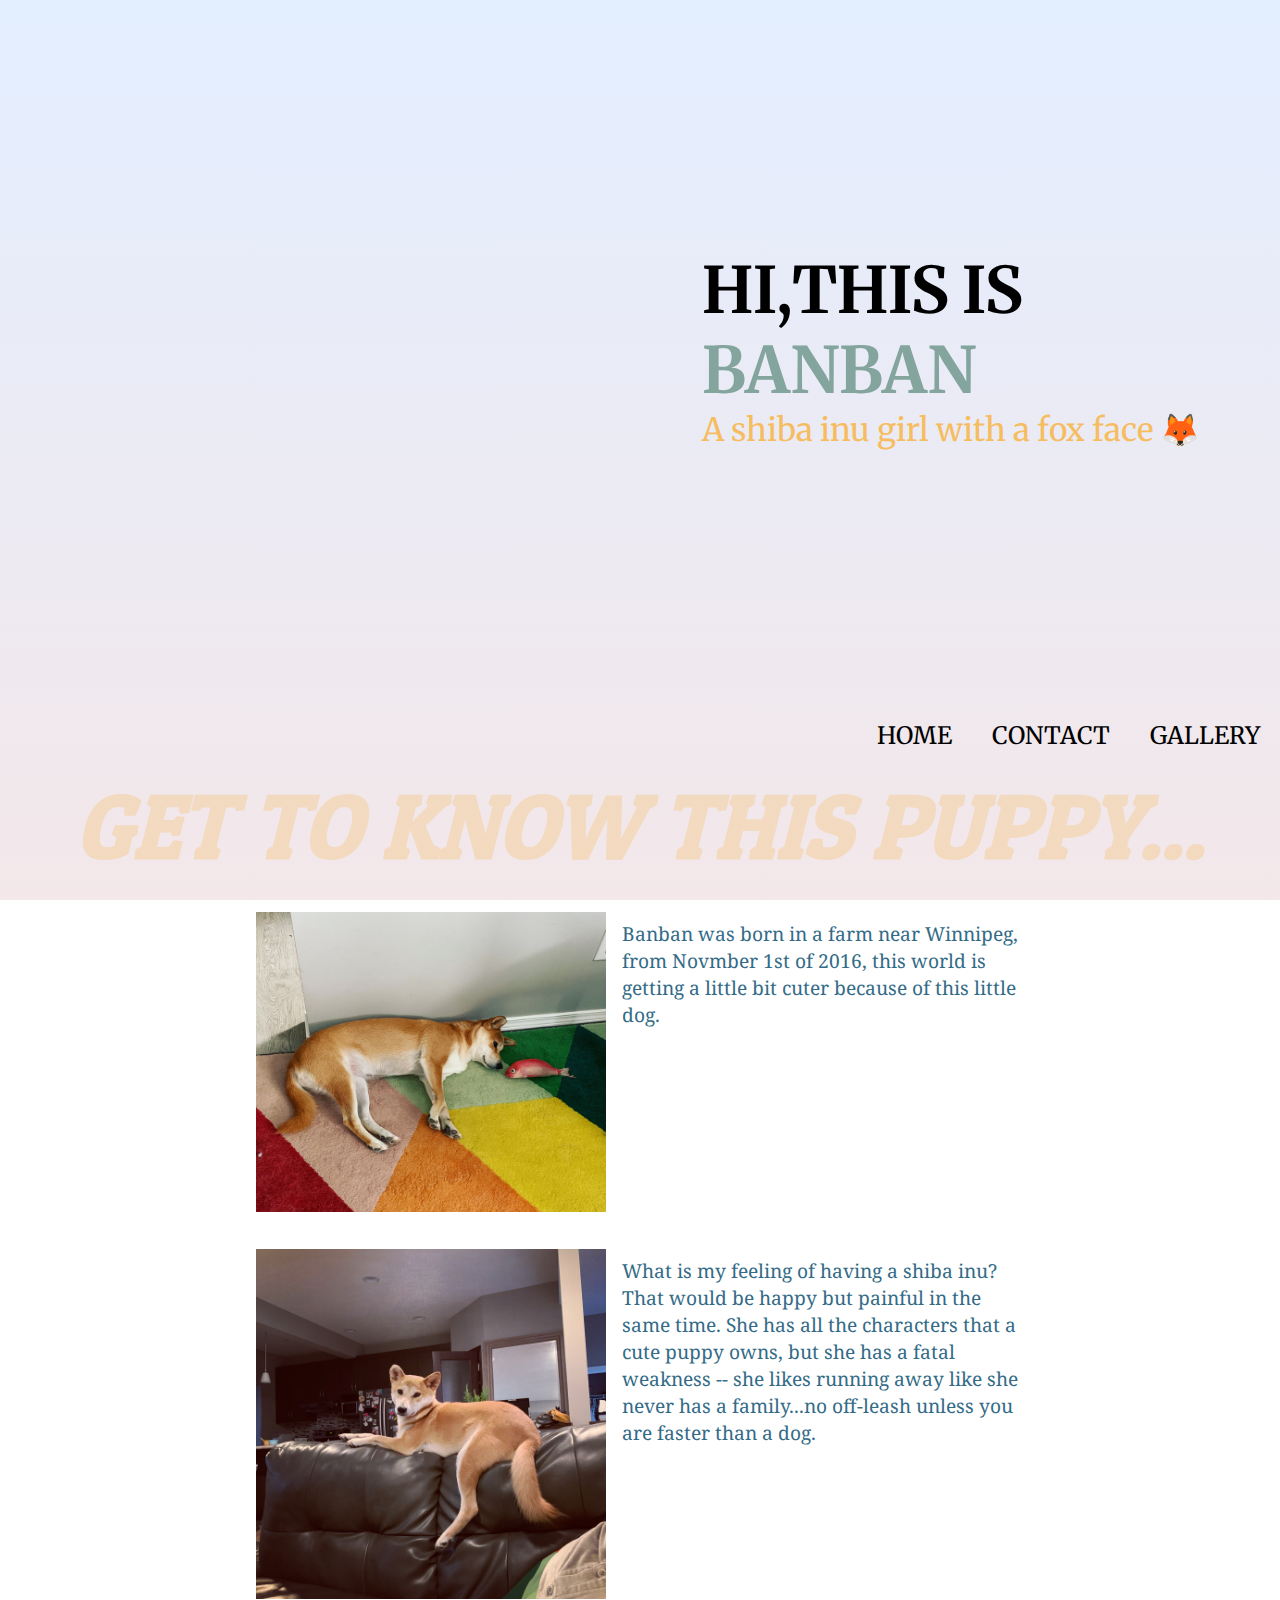
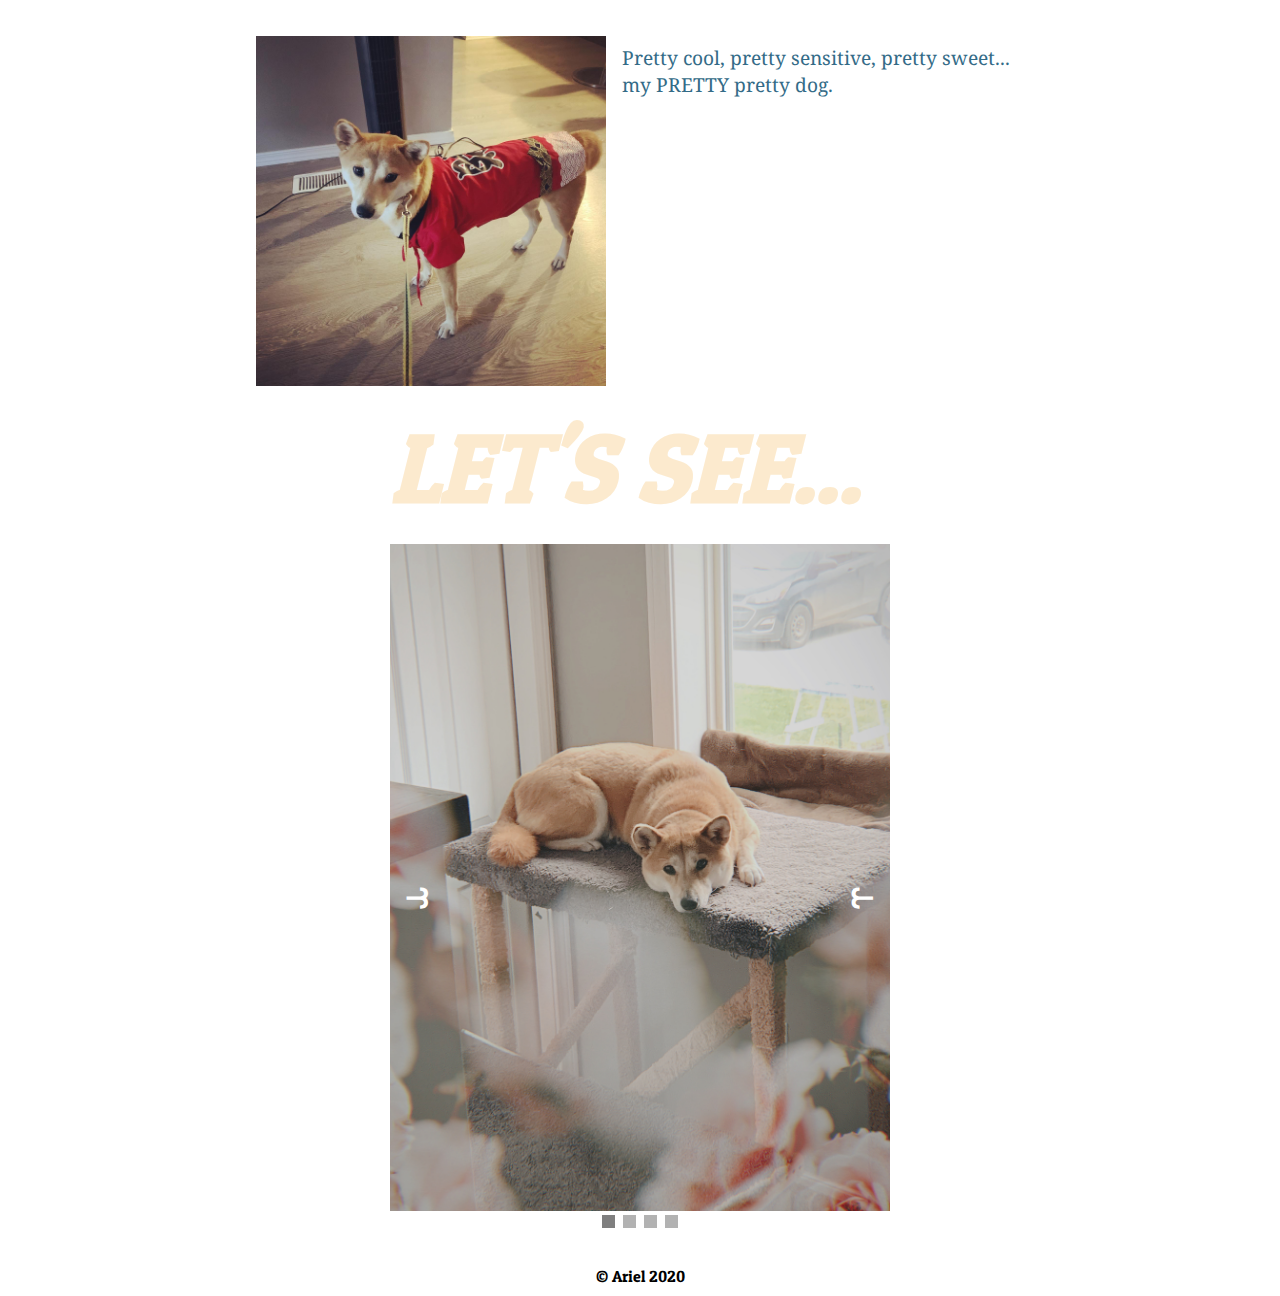
<file: index.html>
<!DOCTYPE html>
<html lang="en">
<head>
  <meta charset="UTF-8">
  <meta name="viewport" content="width=device-width, initial-scale=1.0">
  <title>BANBAN</title>
  <!-- css here -->
  <link href="css/main.css" rel="stylesheet" type="text/css"/>
  <link href="css/nav.css" rel="stylesheet" type="text/css"/>
  <!-- fonts here -->
  <link href="https://fonts.googleapis.com/css2?family=Merriweather:wght@300&display=swap" rel="stylesheet">
  <link rel="preconnect" href="https://fonts.gstatic.com">
  <link href="https://fonts.googleapis.com/css2?family=Noto+Serif&display=swap" rel="stylesheet">
  <link rel="preconnect" href="https://fonts.gstatic.com">
  <link href="https://fonts.googleapis.com/css2?family=Anton&family=Patua+One&display=swap" rel="stylesheet">
  <!-- javascript here -->
  <script type="text/javascript" src="js/index.js"></script>
</head>

<body>
  <div class = "wrapper">
    <section class = "banner">
      <div class = 'tagline'>
        <h1>HI,THIS IS</h1>
        <h2> BANBAN</h2>
        <p>A shiba inu girl with a fox face 🦊</p>
      </div>
    </section>
    <div class = "nav">
      <ul>
        <li><a href = index.html>HOME</a></li>
        <li><a href = contact.html>CONTACT</a></li>
        <li><a href = gallery.html>GALLERY</a></li>
      </ul>
    </div>
    
    <div class = "container1">
      <div class = 'tag'>
        <h1><i>GET TO KNOW THIS PUPPY...</i></h1>
      </div>
      <div class = 'content'>
        <div class = 'main-img'>
          <img src = 'image/lying.JPG' alt = 'dog' width = 350px height = 300px>
        </div>
        <div class = 'text'>
          <p class = 'p1'>Banban was born in a farm near Winnipeg, from Novmber 1st of 2016, this world is getting a little bit cuter because of this little dog.
          </p> 
        </div>
      </div> 

      <div class = 'content'>
        <div class = 'main-img'>
          <img src = 'image/B3DF5F09-7DBE-4D00-B96F-0287E5A340DC.JPG' alt = 'dog' width = 350px height = 350px>
        </div>
        <div class = 'text'>
          <p class = 'p2'>What is my feeling of having a shiba inu? That would be happy but painful in the same time. She has all the characters that a cute puppy owns, but she has a fatal weakness -- she likes running away like she never has a family...no off-leash unless you are faster than a dog.</p><br>
        </div>
      </div> 

      <div class = 'content'>
        <div class = 'main-img'>
          <img src = 'image/459D4A31-3353-4158-9189-3BA58221E635.JPG' alt = 'dog' width = 350px height = 350px>
        </div>
        <div class = 'text'>
          <p class = 'p3'>Pretty cool, pretty sensitive, pretty sweet... my PRETTY pretty dog.</p>  
        </div>
      </div> 
      <div class = 'slider'>
        <br><h1><i>LET'S SEE...</i></h1><br>
      <div class="slideshowcon">
        <img class="slide" src="image/IMG_4405.JPG">
        <img class="slide" src="image/IMG_7220.JPG">
        <img class="slide" src="image/IMG_4877.JPG">
        <img class="slide" src="image/IMG_4346.JPG">
        <span class="pointer next"onclick="plusSlide(+1)">&#10620;</span>
        <span class="pointer prev"onclick="plusSlide(-1)">&#10621;</span>
      </div>

      <div style="text-align: center;">
        <span class="dot" onclick="currentSlide(1)"></span>
        <span class="dot" onclick="currentSlide(2)"></span>
        <span class="dot" onclick="currentSlide(3)"></span>
        <span class="dot" onclick="currentSlide(4)"></span>
      </div>
    </div> 
    <script src="js/index.js"></script>
    <div class = "push"></div>    
  </div>
  <div class = "footer">
    &copy Ariel 2020
  </div>
</body>
</html>
</file>
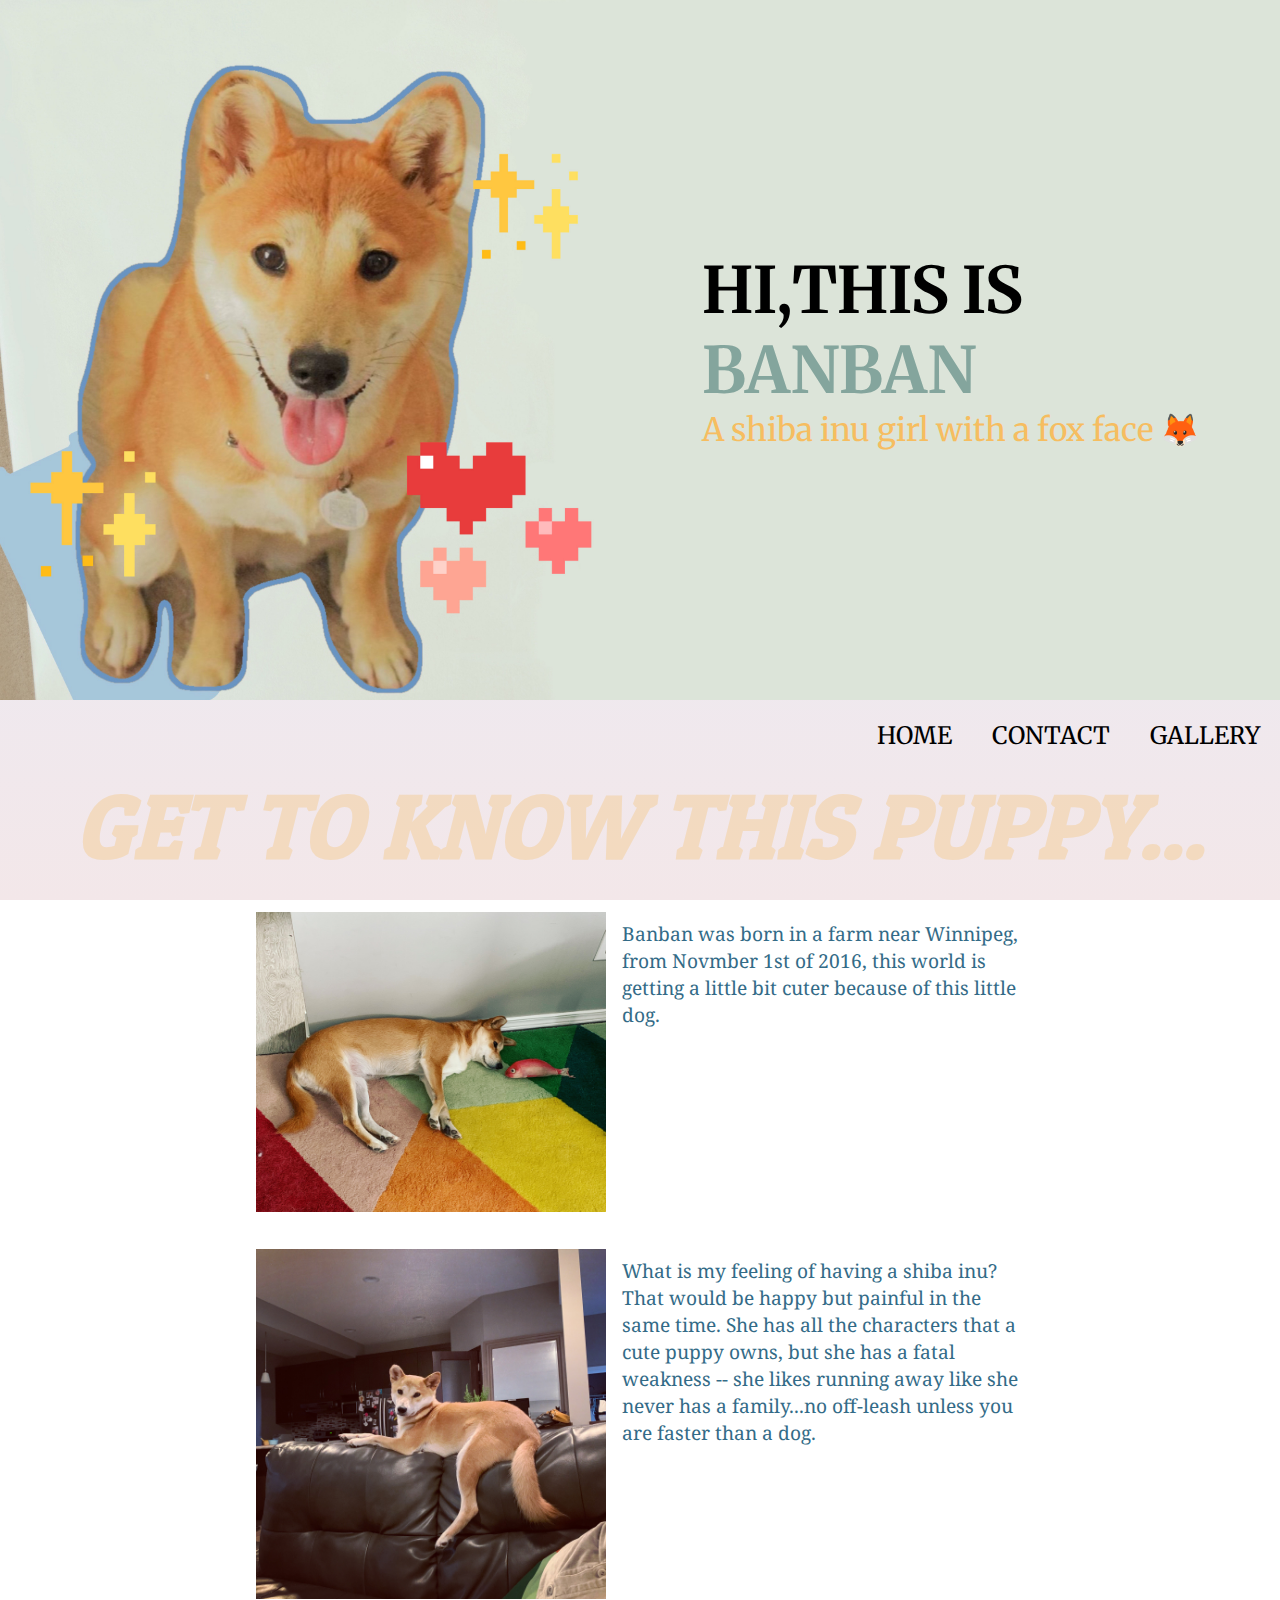
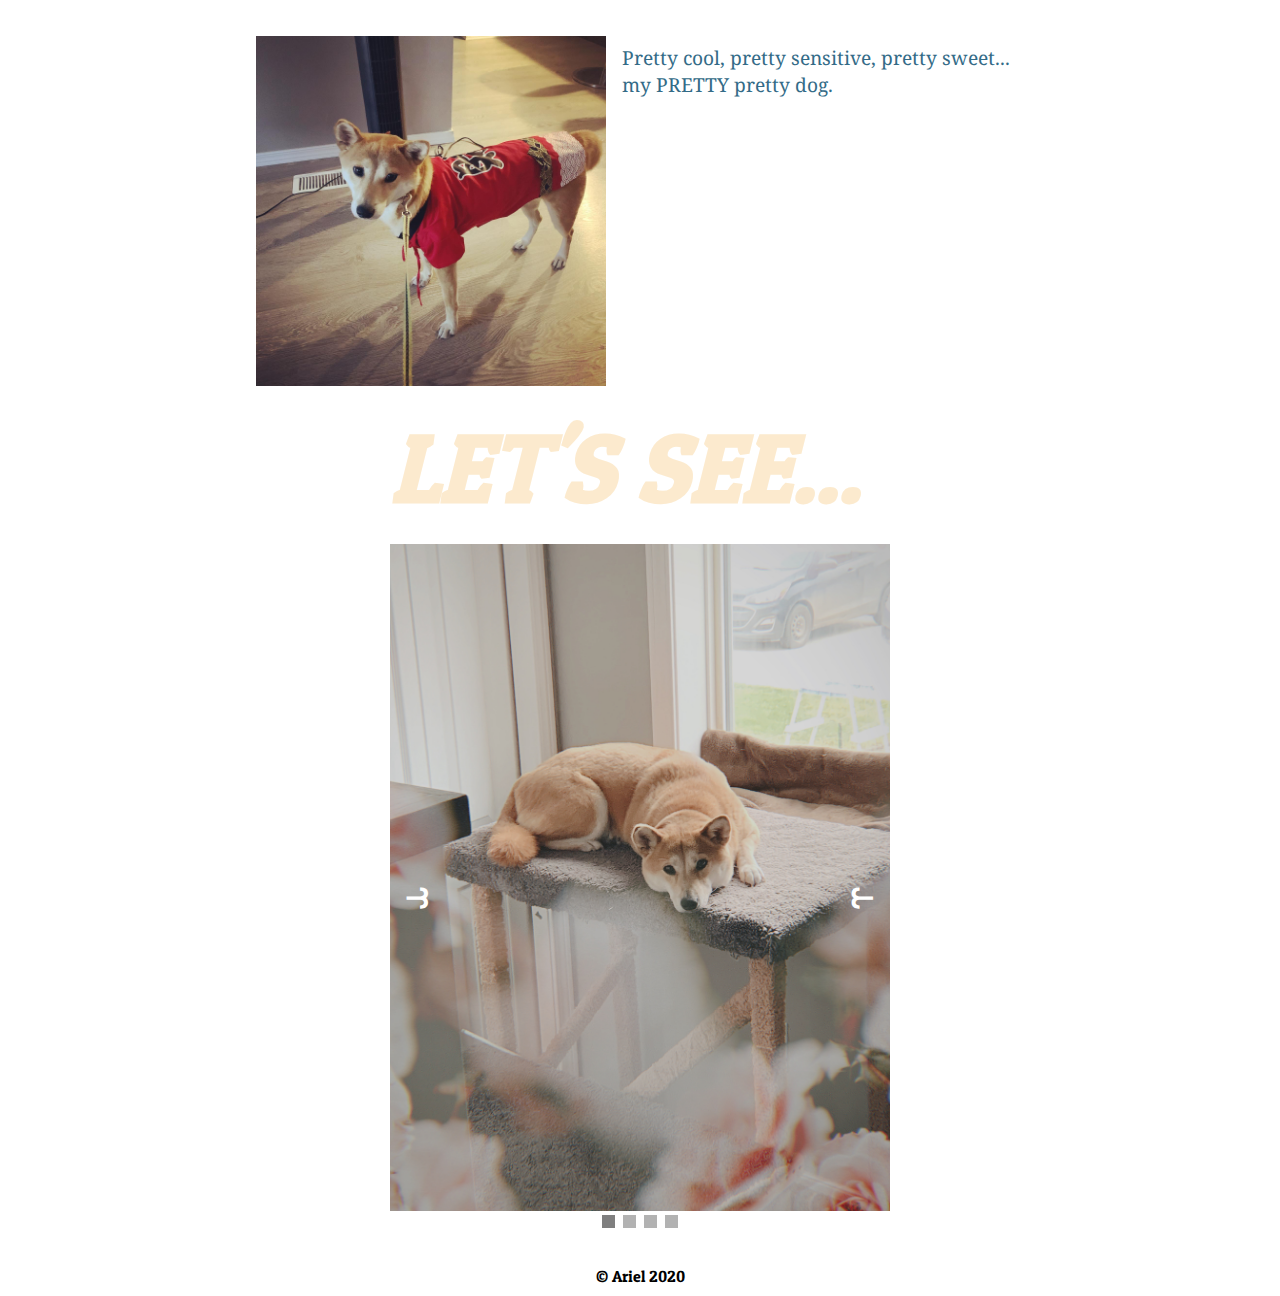
<file: public/index.html>
<!DOCTYPE html>
<html lang="en">
<head>
  <meta charset="UTF-8">
  <meta name="viewport" content="width=device-width, initial-scale=1.0">
  <title>BANBAN</title>
  <!-- fonts here -->
  <link href="https://fonts.googleapis.com/css2?family=Merriweather:wght@300&display=swap" rel="stylesheet">
  <link href="css/main.css" rel="stylesheet" type="text/css"/>
  <link href="css/nav.css" rel="stylesheet" type="text/css"/>
  <link rel="preconnect" href="https://fonts.gstatic.com">
  <link href="https://fonts.googleapis.com/css2?family=Noto+Serif&display=swap" rel="stylesheet">
  <link rel="preconnect" href="https://fonts.gstatic.com">
  <link href="https://fonts.googleapis.com/css2?family=Anton&family=Patua+One&display=swap" rel="stylesheet">
  <!-- javascript here -->
  <script type="text/javascript" src="js/index.js"></script>
</head>

<body>
  <div class = "wrapper">
    <section class = "banner">
      <div class = 'tagline'>
        <h1>HI,THIS IS</h1>
        <h2> BANBAN</h2>
        <p>A shiba inu girl with a fox face 🦊</p>
      </div>
    </section>
    <div class = "nav">
      <ul>
        <li><a href = index.html>HOME</a></li>
        <li><a href = contact.html>CONTACT</a></li>
        <li><a href = gallery.html>GALLERY</a></li>
      </ul>
    </div>
    
    <div class = "container1">
      <div class = 'tag'>
        <h1><i>GET TO KNOW THIS PUPPY...</i></h1>
      </div>
      <div class = 'content'>
        <div class = 'main-img'>
          <img src = 'image/lying.JPG' alt = 'dog' width = 350px height = 300px>
        </div>
        <div class = 'text'>
          <p class = 'p1'>Banban was born in a farm near Winnipeg, from Novmber 1st of 2016, this world is getting a little bit cuter because of this little dog.
          </p> 
        </div>
      </div> 

      <div class = 'content'>
        <div class = 'main-img'>
          <img src = 'image/B3DF5F09-7DBE-4D00-B96F-0287E5A340DC.JPG' alt = 'dog' width = 350px height = 350px>
        </div>
        <div class = 'text'>
          <p class = 'p2'>What is my feeling of having a shiba inu? That would be happy but painful in the same time. She has all the characters that a cute puppy owns, but she has a fatal weakness -- she likes running away like she never has a family...no off-leash unless you are faster than a dog.</p><br>
        </div>
      </div> 

      <div class = 'content'>
        <div class = 'main-img'>
          <img src = 'image/459D4A31-3353-4158-9189-3BA58221E635.JPG' alt = 'dog' width = 350px height = 350px>
        </div>
        <div class = 'text'>
          <p class = 'p3'>Pretty cool, pretty sensitive, pretty sweet... my PRETTY pretty dog.</p>  
        </div>
      </div> 
      <div class = 'slider'>
        <br><h1><i>LET'S SEE...</i></h1><br>
      <div class="slideshowcon">
        <img class="slide" src="image/IMG_4405.JPG">
        <img class="slide" src="image/IMG_7220.JPG">
        <img class="slide" src="image/IMG_4877.JPG">
        <img class="slide" src="image/IMG_4346.JPG">
        <span class="pointer next"onclick="plusSlide(+1)">&#10620;</span>
        <span class="pointer prev"onclick="plusSlide(-1)">&#10621;</span>
      </div>

      <div style="text-align: center;">
        <span class="dot" onclick="currentSlide(1)"></span>
        <span class="dot" onclick="currentSlide(2)"></span>
        <span class="dot" onclick="currentSlide(3)"></span>
        <span class="dot" onclick="currentSlide(4)"></span>
      </div>
    </div> 
    <script src="js/index.js"></script>
    <div class = "push"></div>    
  </div>
  <div class = "footer">
    &copy Ariel 2020
  </div>
</body>
</html>
</file>
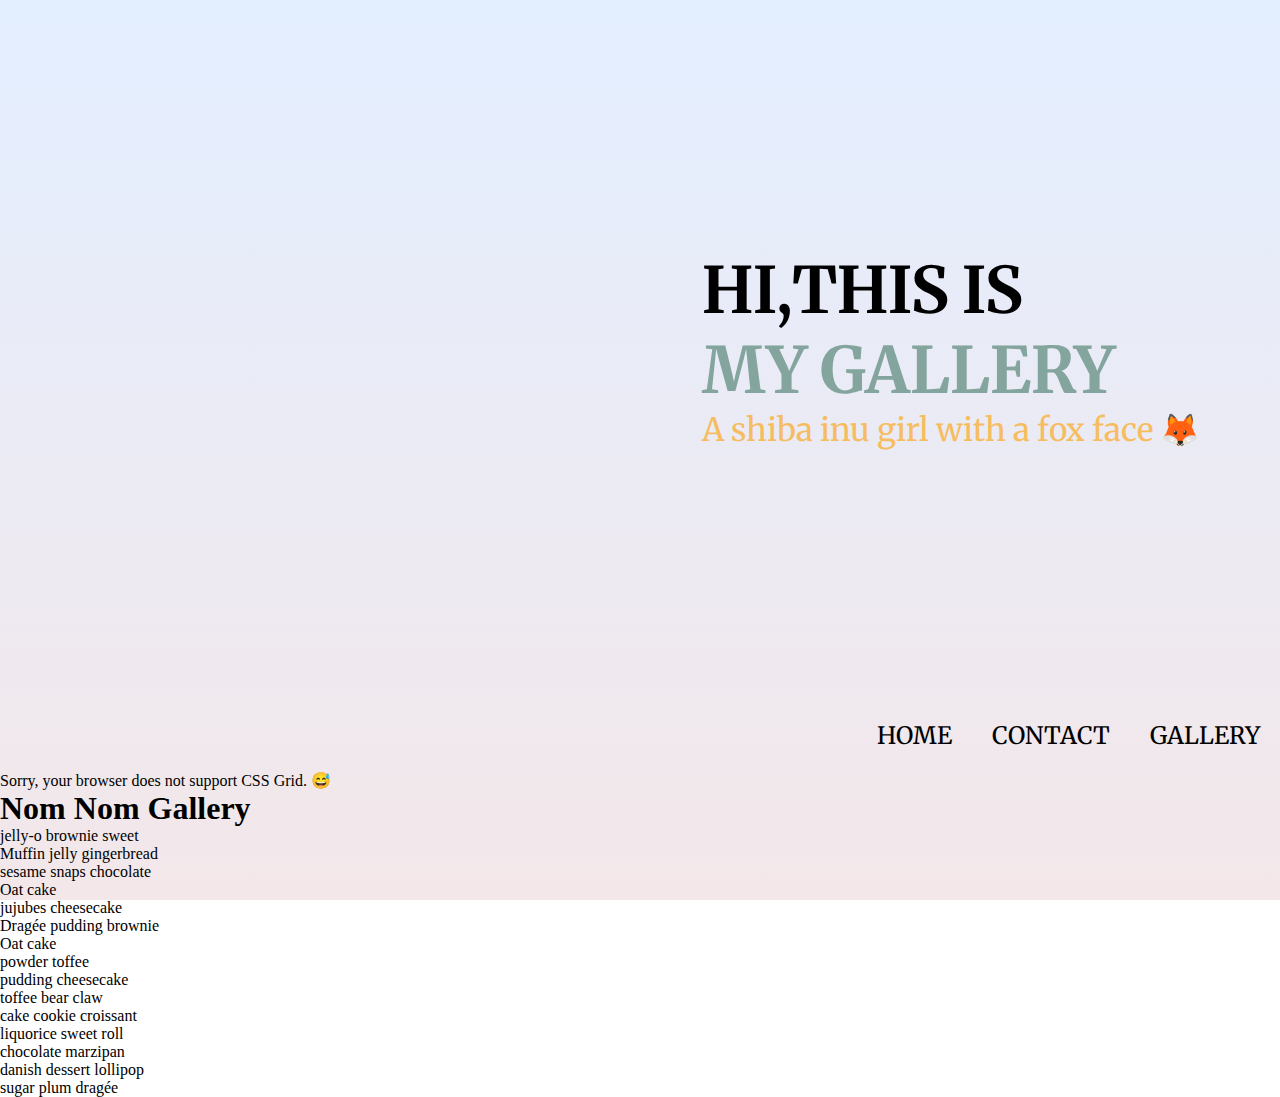
<file: gallery.html>
<!DOCTYPE html>
<html lang="en">
<head>
  <meta charset="UTF-8">
  <meta name="viewport" content="width=device-width, initial-scale=1.0">
  <title>BANBAN</title>
  <!-- fonts here -->
  <link href="https://fonts.googleapis.com/css2?family=Merriweather:wght@300&display=swap" rel="stylesheet">
  <link href="css/main.css" rel="stylesheet" type="text/css"/>
  <link href="css/nav.css" rel="stylesheet" type="text/css"/>
  <link href="css/gallery.scss" rel="stylesheet" type="text/css"/>

  <link rel="preconnect" href="https://fonts.gstatic.com">
  <link href="https://fonts.googleapis.com/css2?family=Noto+Serif&display=swap" rel="stylesheet">
  <link rel="preconnect" href="https://fonts.gstatic.com">
  <link href="https://fonts.googleapis.com/css2?family=Anton&family=Patua+One&display=swap" rel="stylesheet">
  <!-- javascript here -->
  <script type="text/javascript" src="js/index.js"></script>
</head>

<body>
  <div class = "wrapper">
    <section class = "banner">
      <div class = 'tagline'>
        <h1>HI,THIS IS</h1>
        <h2> MY GALLERY</h2>
        <p>A shiba inu girl with a fox face 🦊</p>
      </div>
    </section>
    <div class = "nav">
      <ul>
        <li><a href = index.html>HOME</a></li>
        <li><a href = contact.html>CONTACT</a></li>
        <li><a href = gallery.html>GALLERY</a></li>
      </ul>
    </div>

    <div class="message">
      Sorry, your browser does not support CSS Grid. 😅
    </div>
    <section class="section">
      <h1>Nom Nom Gallery</h1>
      <div class="grid">
        <div class="item">
          <div class="item__details">
            jelly-o brownie sweet
          </div>
        </div>
        <div class="item item--large">
          <div class="item__details">
            Muffin jelly gingerbread 
          </div>
        </div>
        <div class="item item--medium">
          <div class="item__details">
            sesame snaps chocolate
          </div>
        </div>
        <div class="item item--large">
          <div class="item__details">
            Oat cake
          </div>
        </div>
        <div class="item item--full">
          <div class="item__details">
             jujubes cheesecake
          </div>
        </div>
        <div class="item item--medium">
          <div class="item__details">
            Dragée pudding brownie
          </div>
        </div>
        <div class="item item--large">
          <div class="item__details">
            Oat cake
          </div>
        </div>
        <div class="item">
          <div class="item__details">
            powder toffee
          </div>
        </div>
        <div class="item item--medium">
          <div class="item__details">
            pudding cheesecake
          </div>
        </div>
        <div class="item item--large">
          <div class="item__details">
            toffee bear claw 
          </div>
        </div>
        <div class="item">
          <div class="item__details">
            cake cookie croissant
          </div>
        </div>
        <div class="item item--medium">
          <div class="item__details">
            liquorice sweet roll
          </div>
        </div>
        <div class="item item--medium">
          <div class="item__details">
            chocolate marzipan
          </div>
        </div>
        <div class="item item--large">
          <div class="item__details">
            danish dessert lollipop
          </div>
        </div>
        <div class="item">
          <div class="item__details">
            sugar plum dragée
          </div>
        </div>
      </div>
    </div>
</file>
<file: css/main.css>
*{
  margin: 0;
  padding: 0;
}

.banner{
  display: flex;
  align-items: flex-end;
  justify-content: center;
  background-image:url('https://s3.ax1x.com/2020/12/18/rGL5GQ.jpg');
  flex-direction: column;
  background-repeat: no-repeat;
  height: 700px;
  background-size: cover;
}

.tagline{
  position: absolute;
  margin-right: 80px;
}

.banner h1{
  font-family: 'Merriweather', serif;
  font-size: 4rem;
  font-weight: bold;
}

.banner h2{
  font-family: 'Merriweather', serif;
  font-size: 4rem;
  font-weight: bold;
  /* color:rgba(247, 84, 9, 0.979); */
  color: rgba(132, 165, 157);
}

.banner p{
  font-family: 'Merriweather', serif;
  font-size: 2rem;
  color: rgba(246, 189, 96);
}

.container1{
  display: flex;
  justify-content: center;
  flex-direction: column;
  align-items: center;
}

.tag{
  font-family: 'Anton', sans-serif;
  font-family: 'Patua One', cursive;  
  font-size: 2.8rem;
  color: rgba(246, 189, 96);
  opacity: 0.3;
}

.content{
  font-family: 'Noto Serif', serif;
  font-size: 1rem;
  width: 60%;
  padding-top: 2rem;
}

.p1,.p2,.p3{
  color: #336B87;
  font-size: 1.2rem;
}

.text{
  padding-top: 0.5rem;
}

.main-img{
  float: left;
  margin-right: 1rem;
}

.slider h1{
  /* font-family: 'Anton', sans-serif; */
  font-family: 'Patua One', cursive;
  font-size: 6rem;
  color: rgba(246, 189, 96);
  opacity: 0.3;
}

/* photo gallery */
img{
  max-width: 500px;
}
.slideshowcon{
  position: relative;
  max-width: 500px;
  margin: 0 auto;
}

.prev, .next{
  cursor: pointer;
  position: absolute;
  top: 0;
  top: 50%;
  width: auto;
  margin-top: -22px;
  padding: 16px;
  color: white;
  font-weight: bold;
  font-size: 40px;
  transition: 0.6s ease;
  border-radius: 0 3px 3px 0;
}

.next{
  right: 0;
}

.pointer:hover{
  background-color: black;
  color: white;
  opacity: 0.5;
}

.dot{
  cursor: pointer;
  width: 13px;
  height: 13px;
  margin: 4px 2px;
  background-color: black;
  opacity: 0.3;
  display: inline-block;
  transition: all 0.3s ease;
}

.dot:hover, .active{
  opacity: 0.5;
}

/* sticky footer */
/* sticky footer */
body,html{
  height: 100%;
  background-image: linear-gradient(to top, #f3e7e9 0%, #e3eeff 99%, #e3eeff 100%);
  background-repeat:repeat-x;
}

.wrapper{
  min-height: 100%;
  /* Equal to height of footer */
  /* But also accounting for potential margin-bottom of last child */
  margin-bottom: -30px;
}

.footer,
.push {
  height: 30px;
	width:100%;
}

.footer{
  font-family: 'Patua One', cursive;
  font-size: 1rem;

  display: flex;
  justify-content: center;
}
</file>
<file: css/nav.css>
.nav ul{
  list-style: none;
  display: flex;
  justify-content: flex-end;
  align-items: center;
  flex-direction: row;

  font-family: 'Merriweather', serif;
  font-size: 1.5rem;
}

.nav li{
  margin: 20px;
  color: rgb(246, 189, 96);
}

.nav a{ 
  color: #000; 
}

.nav a{
  list-style: none;
  text-decoration: none;
}

.nav a:hover{
  color: rgb(132, 165, 157);
}
</file>
<file: public/css/main.css>
*{
  margin: 0;
  padding: 0;
}

.banner{
  display: flex;
  align-items: flex-end;
  justify-content: center;
  background-image: url(/public/image/IMG_0635.JPG);
  flex-direction: column;
  background-repeat: no-repeat;
  height: 700px;
  background-size: cover;
}

.tagline{
  position: absolute;
  margin-right: 80px;
}

.banner h1{
  font-family: 'Merriweather', serif;
  font-size: 4rem;
  font-weight: bold;
}

.banner h2{
  font-family: 'Merriweather', serif;
  font-size: 4rem;
  font-weight: bold;
  /* color:rgba(247, 84, 9, 0.979); */
  color: rgba(132, 165, 157);
}

.banner p{
  font-family: 'Merriweather', serif;
  font-size: 2rem;
  color: rgba(246, 189, 96);
}

.container1{
  display: flex;
  justify-content: center;
  flex-direction: column;
  align-items: center;
}

.tag{
  font-family: 'Anton', sans-serif;
  font-family: 'Patua One', cursive;  
  font-size: 2.8rem;
  color: rgba(246, 189, 96);
  opacity: 0.3;
}

.content{
  font-family: 'Noto Serif', serif;
  font-size: 1rem;
  width: 60%;
  padding-top: 2rem;
}

.p1,.p2,.p3{
  color: #336B87;
  font-size: 1.2rem;
}

.text{
  padding-top: 0.5rem;
}

.main-img{
  float: left;
  margin-right: 1rem;
}

.slider h1{
  /* font-family: 'Anton', sans-serif; */
  font-family: 'Patua One', cursive;
  font-size: 6rem;
  color: rgba(246, 189, 96);
  opacity: 0.3;
}

/* photo gallery */
img{
  max-width: 500px;
}
.slideshowcon{
  position: relative;
  max-width: 500px;
  margin: 0 auto;
}

.prev, .next{
  cursor: pointer;
  position: absolute;
  top: 0;
  top: 50%;
  width: auto;
  margin-top: -22px;
  padding: 16px;
  color: white;
  font-weight: bold;
  font-size: 40px;
  transition: 0.6s ease;
  border-radius: 0 3px 3px 0;
}

.next{
  right: 0;
}

.pointer:hover{
  background-color: black;
  color: white;
  opacity: 0.5;
}

.dot{
  cursor: pointer;
  width: 13px;
  height: 13px;
  margin: 4px 2px;
  background-color: black;
  opacity: 0.3;
  display: inline-block;
  transition: all 0.3s ease;
}

.dot:hover, .active{
  opacity: 0.5;
}

/* sticky footer */
/* sticky footer */
body,html{
  height: 100%;
  background-image: linear-gradient(to top, #f3e7e9 0%, #e3eeff 99%, #e3eeff 100%);
  background-repeat:repeat-x;
}

.wrapper{
  min-height: 100%;
  /* Equal to height of footer */
  /* But also accounting for potential margin-bottom of last child */
  margin-bottom: -30px;
}

.footer,
.push {
  height: 30px;
	width:100%;
}

.footer{
  font-family: 'Patua One', cursive;
  font-size: 1rem;

  display: flex;
  justify-content: center;
}
</file>
<file: public/css/nav.css>
.nav ul{
  list-style: none;
  display: flex;
  justify-content: flex-end;
  align-items: center;
  flex-direction: row;

  font-family: 'Merriweather', serif;
  font-size: 1.5rem;
}

.nav li{
  margin: 20px;
  color: rgb(246, 189, 96);
}

.nav a{ 
  color: #000; 
}

.nav a{
  list-style: none;
  text-decoration: none;
}

.nav a:hover{
  color: rgb(132, 165, 157);
}
</file>
